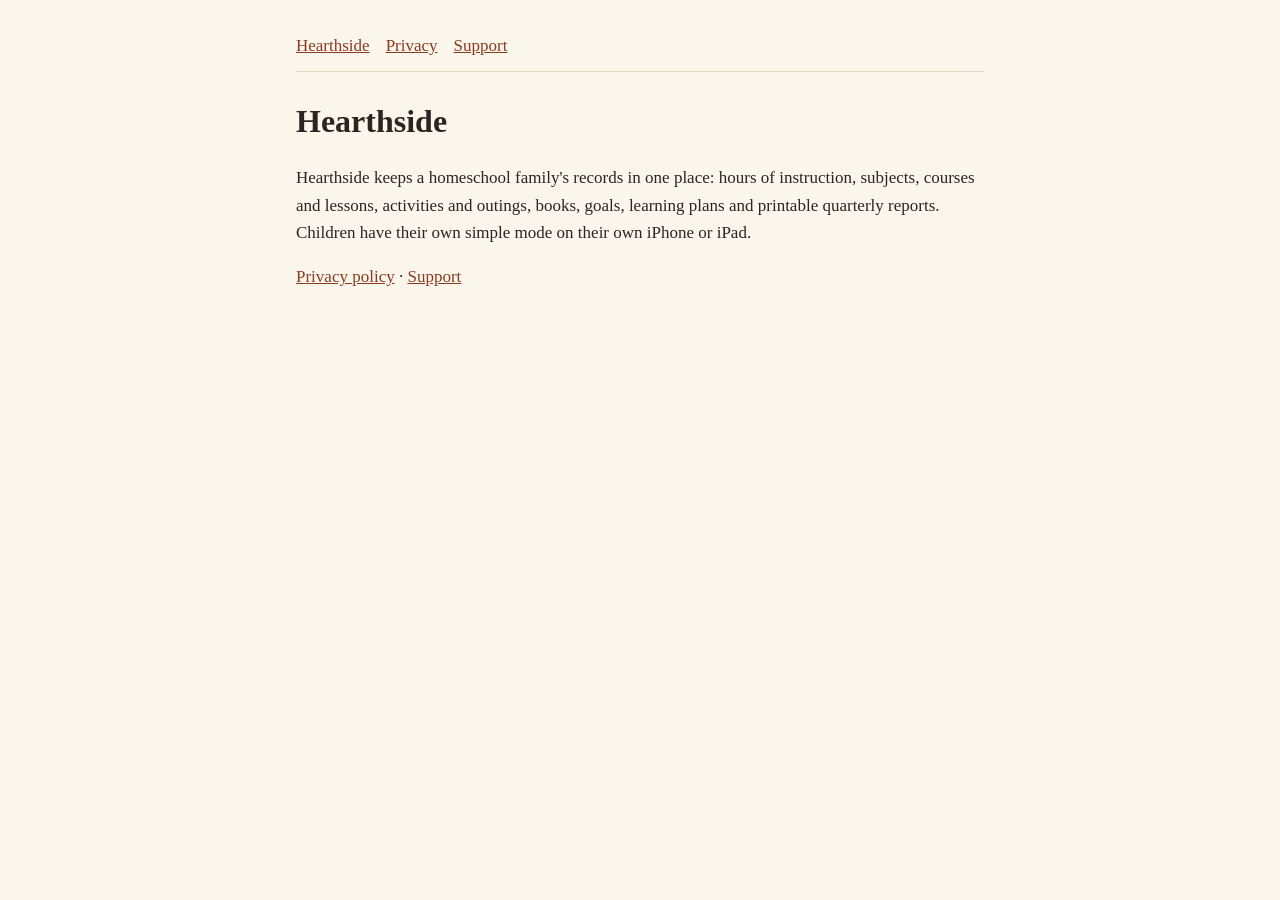
<file: index.html>
<!doctype html><html lang="en"><head><meta charset="utf-8"><meta name="viewport" content="width=device-width, initial-scale=1">
<title>Hearthside</title><link rel="stylesheet" href="style.css"></head><body><main>
<nav><a href="./">Hearthside</a><a href="privacy.html">Privacy</a><a href="support.html">Support</a></nav>
<h1>Hearthside</h1>
<p>Hearthside keeps a homeschool family's records in one place: hours of instruction, subjects, courses and lessons, activities and outings, books, goals, learning plans and printable quarterly reports. Children have their own simple mode on their own iPhone or iPad.</p>
<p><a href="privacy.html">Privacy policy</a> · <a href="support.html">Support</a></p>
</main></body></html>
</file>
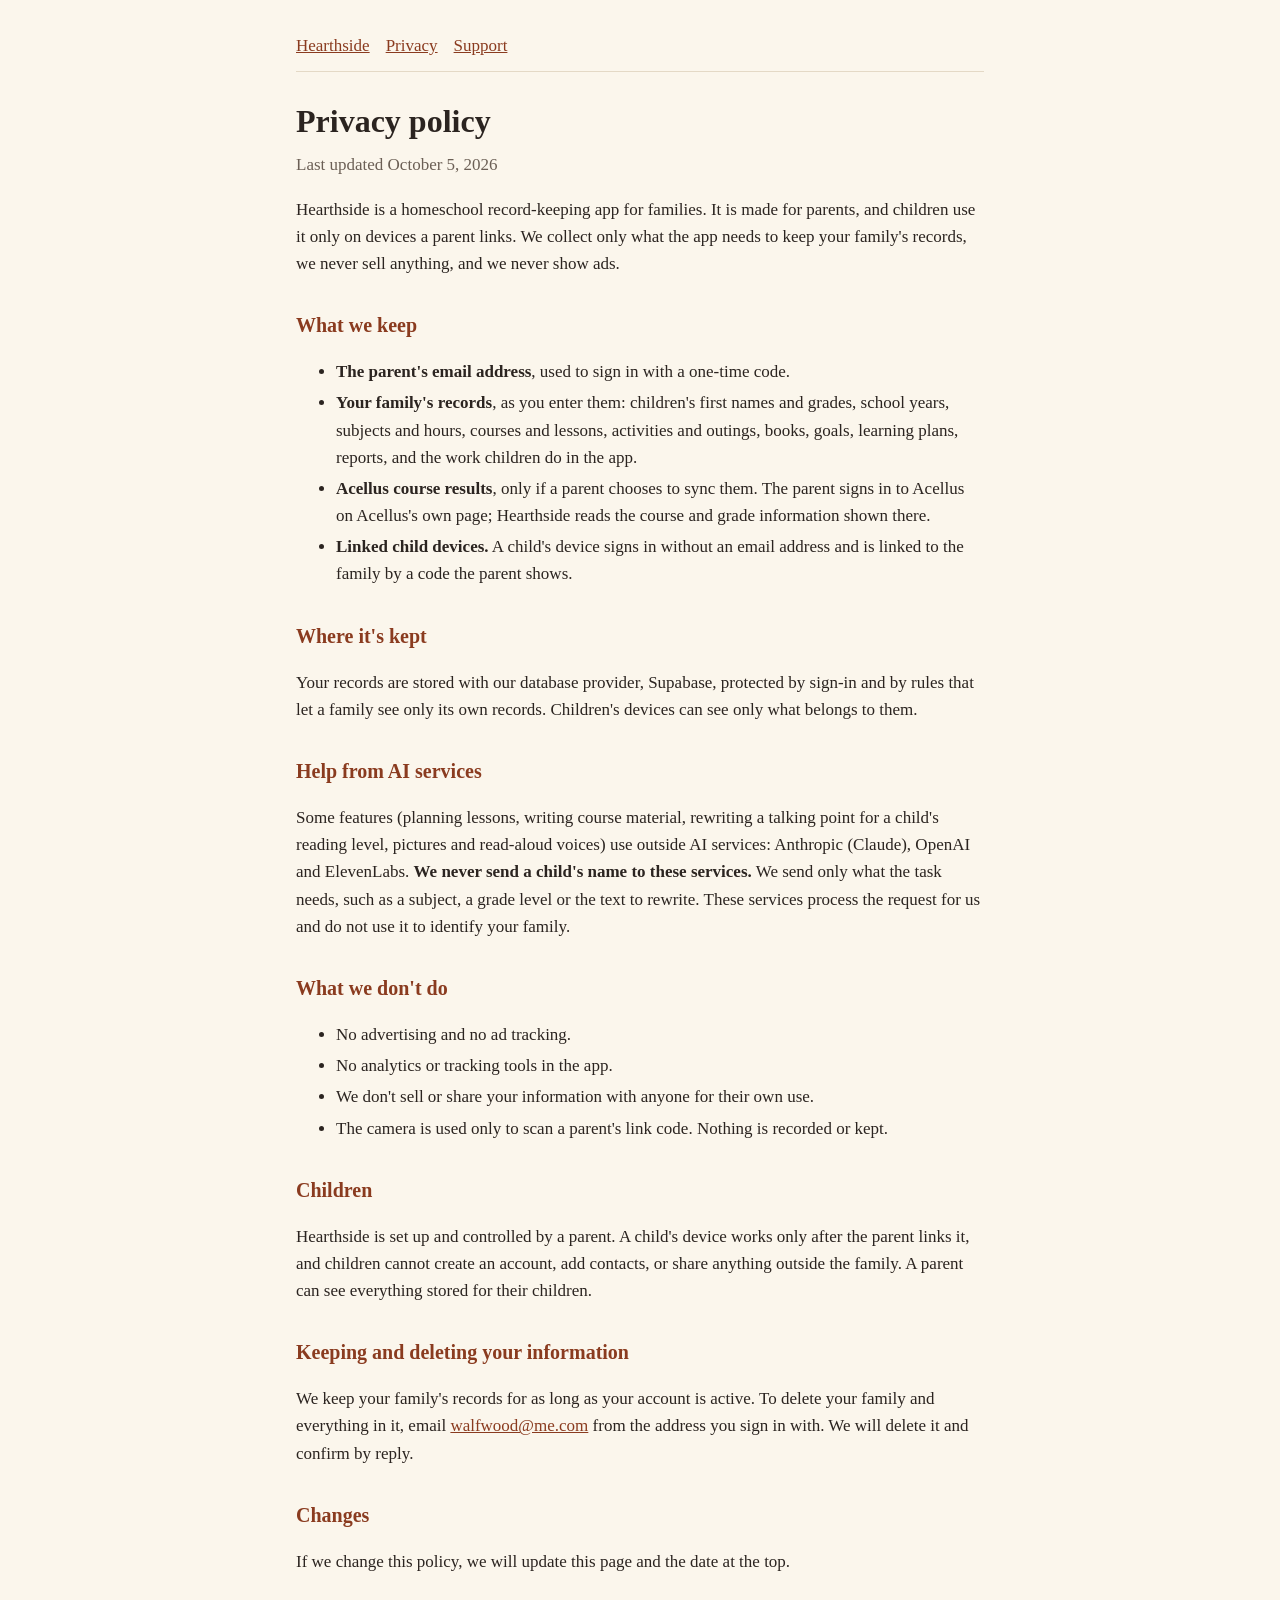
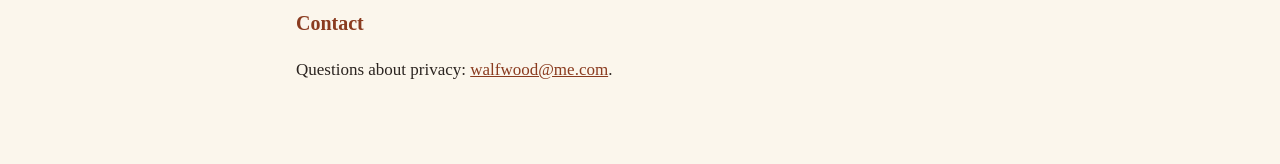
<file: privacy.html>
<!doctype html><html lang="en"><head><meta charset="utf-8"><meta name="viewport" content="width=device-width, initial-scale=1">
<title>Hearthside privacy policy</title><link rel="stylesheet" href="style.css"></head><body><main>
<nav><a href="./">Hearthside</a><a href="privacy.html">Privacy</a><a href="support.html">Support</a></nav>
<h1>Privacy policy</h1>
<p class="date">Last updated October 5, 2026</p>

<p>Hearthside is a homeschool record-keeping app for families. It is made for parents, and children use it only on devices a parent links. We collect only what the app needs to keep your family's records, we never sell anything, and we never show ads.</p>

<h2>What we keep</h2>
<ul>
<li><strong>The parent's email address</strong>, used to sign in with a one-time code.</li>
<li><strong>Your family's records</strong>, as you enter them: children's first names and grades, school years, subjects and hours, courses and lessons, activities and outings, books, goals, learning plans, reports, and the work children do in the app.</li>
<li><strong>Acellus course results</strong>, only if a parent chooses to sync them. The parent signs in to Acellus on Acellus's own page; Hearthside reads the course and grade information shown there.</li>
<li><strong>Linked child devices.</strong> A child's device signs in without an email address and is linked to the family by a code the parent shows.</li>
</ul>

<h2>Where it's kept</h2>
<p>Your records are stored with our database provider, Supabase, protected by sign-in and by rules that let a family see only its own records. Children's devices can see only what belongs to them.</p>

<h2>Help from AI services</h2>
<p>Some features (planning lessons, writing course material, rewriting a talking point for a child's reading level, pictures and read-aloud voices) use outside AI services: Anthropic (Claude), OpenAI and ElevenLabs. <strong>We never send a child's name to these services.</strong> We send only what the task needs, such as a subject, a grade level or the text to rewrite. These services process the request for us and do not use it to identify your family.</p>

<h2>What we don't do</h2>
<ul>
<li>No advertising and no ad tracking.</li>
<li>No analytics or tracking tools in the app.</li>
<li>We don't sell or share your information with anyone for their own use.</li>
<li>The camera is used only to scan a parent's link code. Nothing is recorded or kept.</li>
</ul>

<h2>Children</h2>
<p>Hearthside is set up and controlled by a parent. A child's device works only after the parent links it, and children cannot create an account, add contacts, or share anything outside the family. A parent can see everything stored for their children.</p>

<h2>Keeping and deleting your information</h2>
<p>We keep your family's records for as long as your account is active. To delete your family and everything in it, email <a href="mailto:walfwood@me.com">walfwood@me.com</a> from the address you sign in with. We will delete it and confirm by reply.</p>

<h2>Changes</h2>
<p>If we change this policy, we will update this page and the date at the top.</p>

<h2>Contact</h2>
<p>Questions about privacy: <a href="mailto:walfwood@me.com">walfwood@me.com</a>.</p>
</main></body></html>
</file>
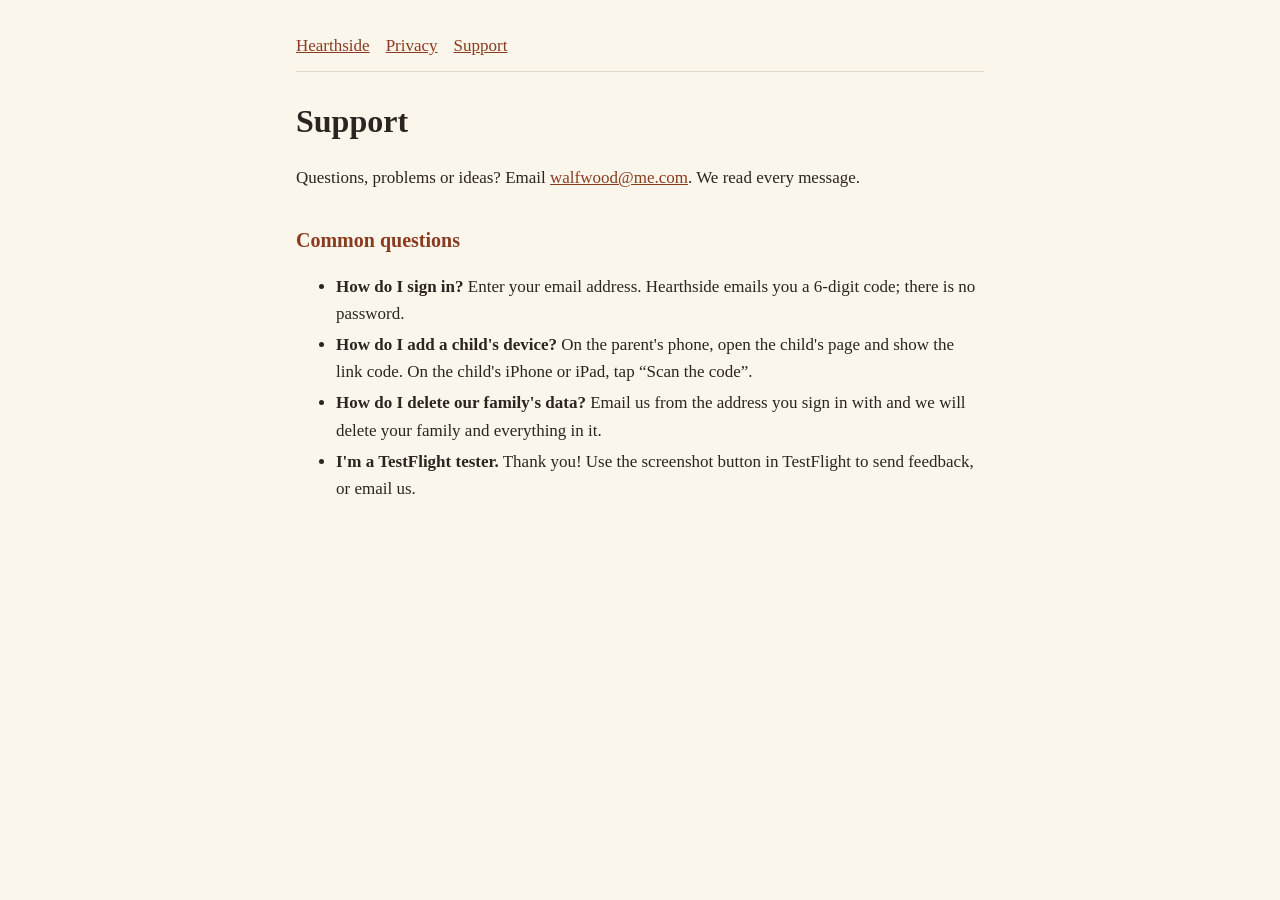
<file: support.html>
<!doctype html><html lang="en"><head><meta charset="utf-8"><meta name="viewport" content="width=device-width, initial-scale=1">
<title>Hearthside support</title><link rel="stylesheet" href="style.css"></head><body><main>
<nav><a href="./">Hearthside</a><a href="privacy.html">Privacy</a><a href="support.html">Support</a></nav>
<h1>Support</h1>
<p>Questions, problems or ideas? Email <a href="mailto:walfwood@me.com">walfwood@me.com</a>. We read every message.</p>
<h2>Common questions</h2>
<ul>
<li><strong>How do I sign in?</strong> Enter your email address. Hearthside emails you a 6-digit code; there is no password.</li>
<li><strong>How do I add a child's device?</strong> On the parent's phone, open the child's page and show the link code. On the child's iPhone or iPad, tap “Scan the code”.</li>
<li><strong>How do I delete our family's data?</strong> Email us from the address you sign in with and we will delete your family and everything in it.</li>
<li><strong>I'm a TestFlight tester.</strong> Thank you! Use the screenshot button in TestFlight to send feedback, or email us.</li>
</ul>
</main></body></html>
</file>
<file: style.css>
:root { --ink:#2b2420; --paper:#fbf6ec; --accent:#8a3b1f; --muted:#6b5f55; --line:#e4d9c6; }
@media (prefers-color-scheme: dark) { :root { --ink:#efe7da; --paper:#1d1916; --accent:#e39a6f; --muted:#b5a898; --line:#3a332d; } }
* { box-sizing: border-box; }
body { margin:0; background:var(--paper); color:var(--ink); font: 17px/1.6 Georgia, "Iowan Old Style", serif; }
main { max-width: 720px; margin: 0 auto; padding: 32px 16px 64px; }
h1 { font-size: 2rem; margin: 0 0 4px; } h2 { font-size: 1.25rem; margin-top: 2rem; color: var(--accent); }
.date { color: var(--muted); margin-top: 0; } a { color: var(--accent); }
nav { border-bottom: 1px solid var(--line); padding-bottom: 12px; margin-bottom: 24px; } nav a { margin-right: 16px; }
li { margin: 4px 0; }
</file>
